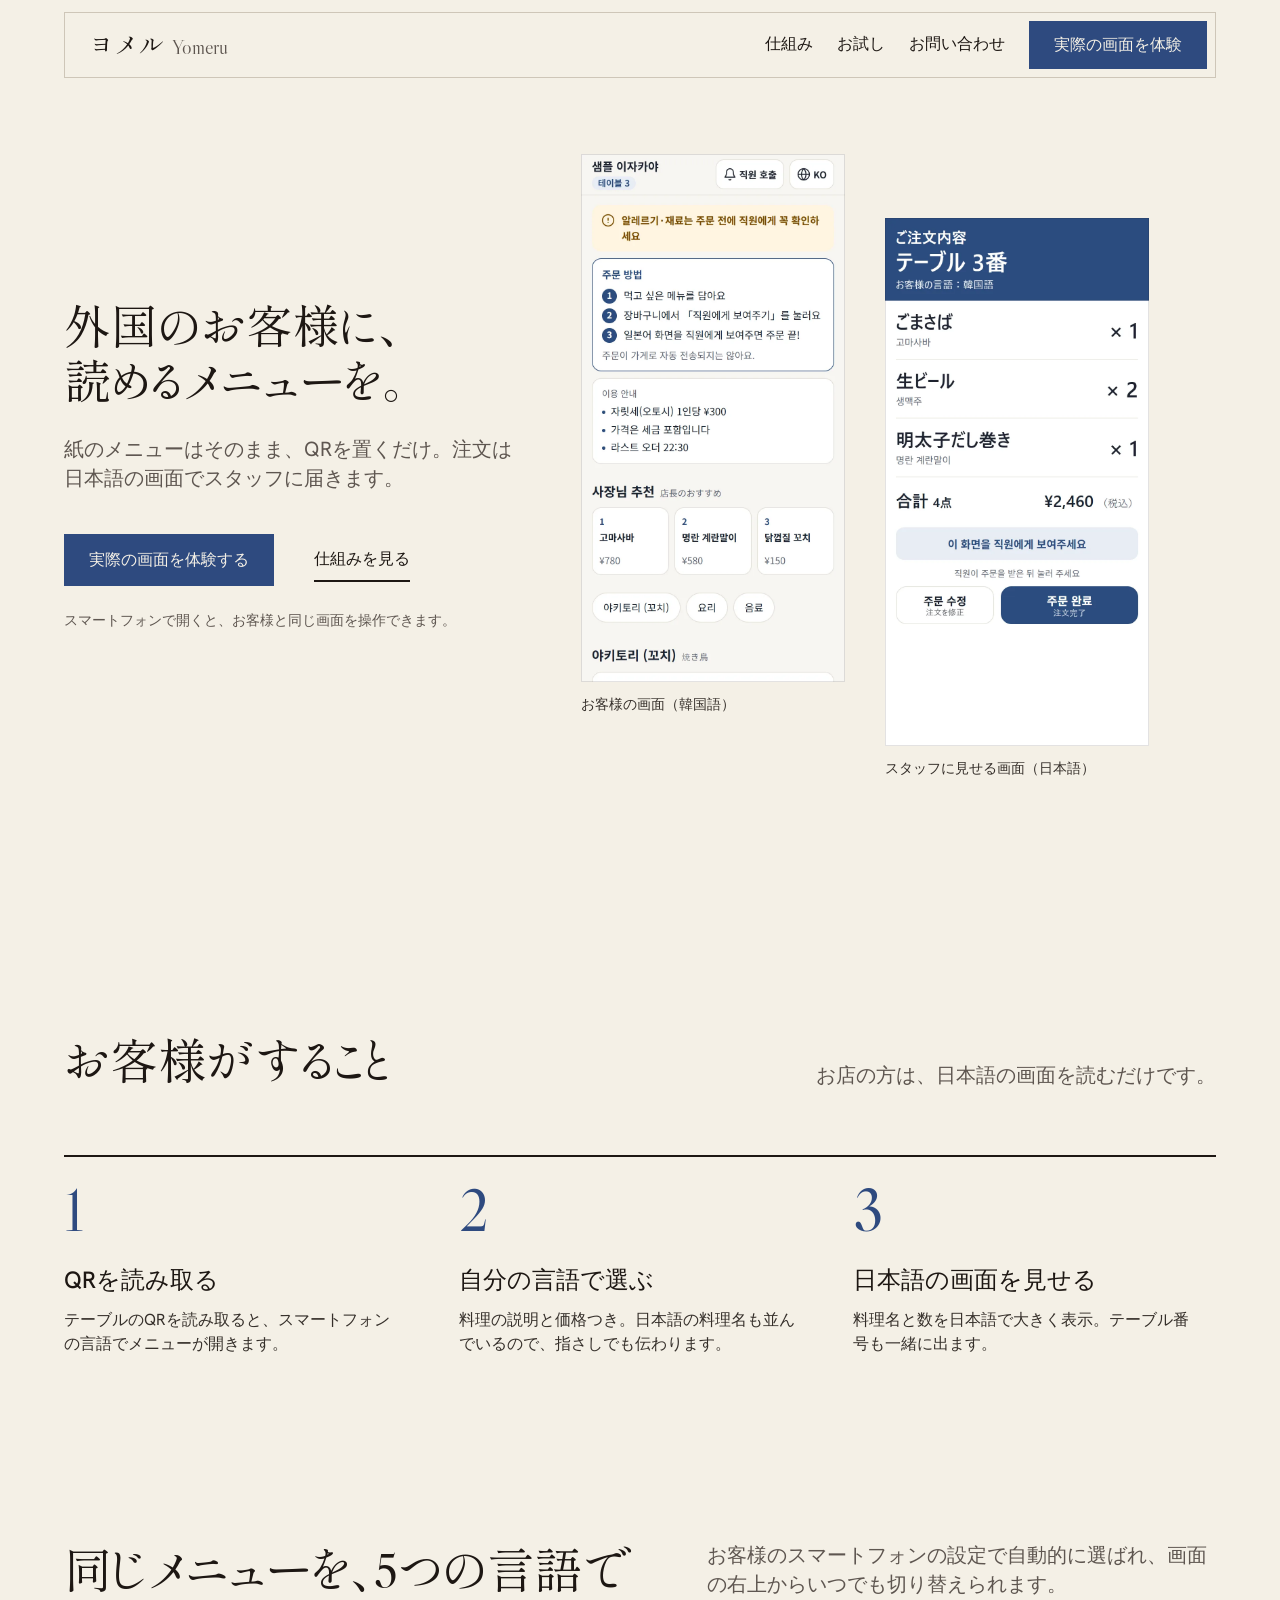
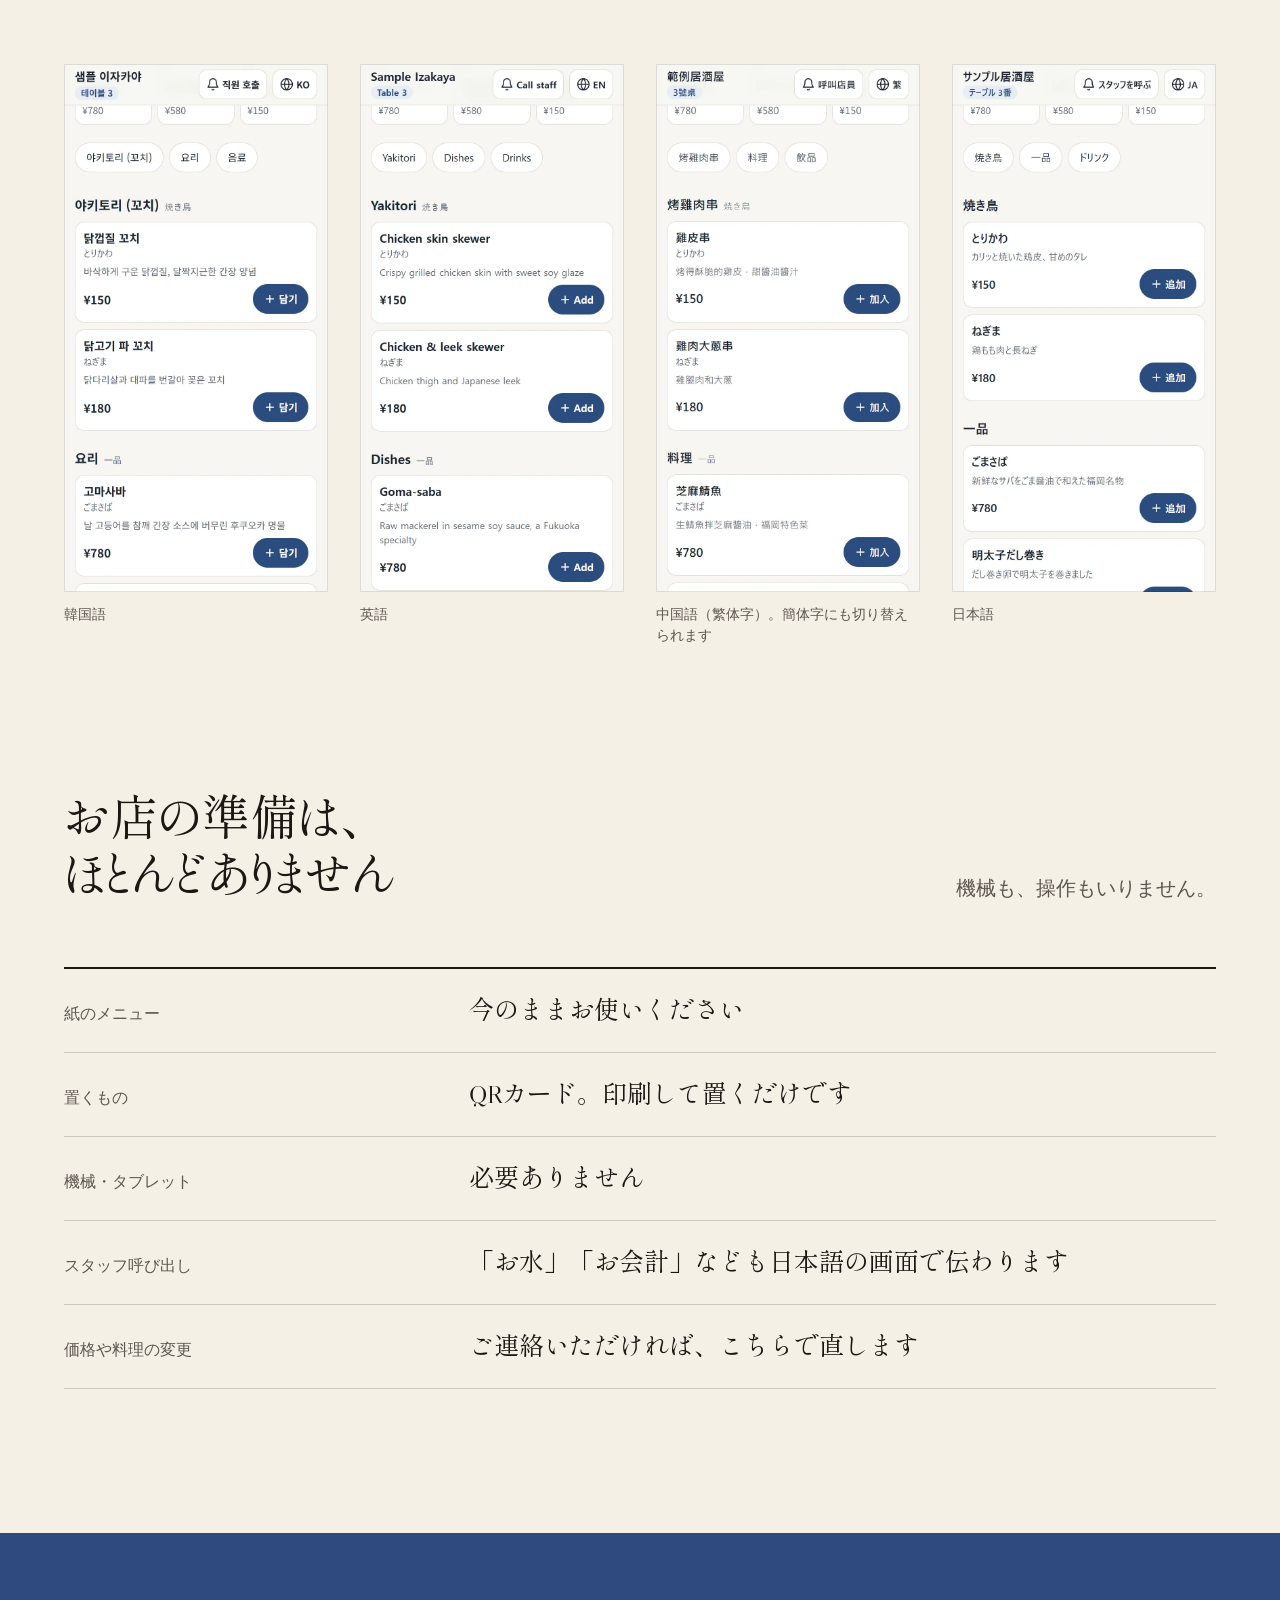
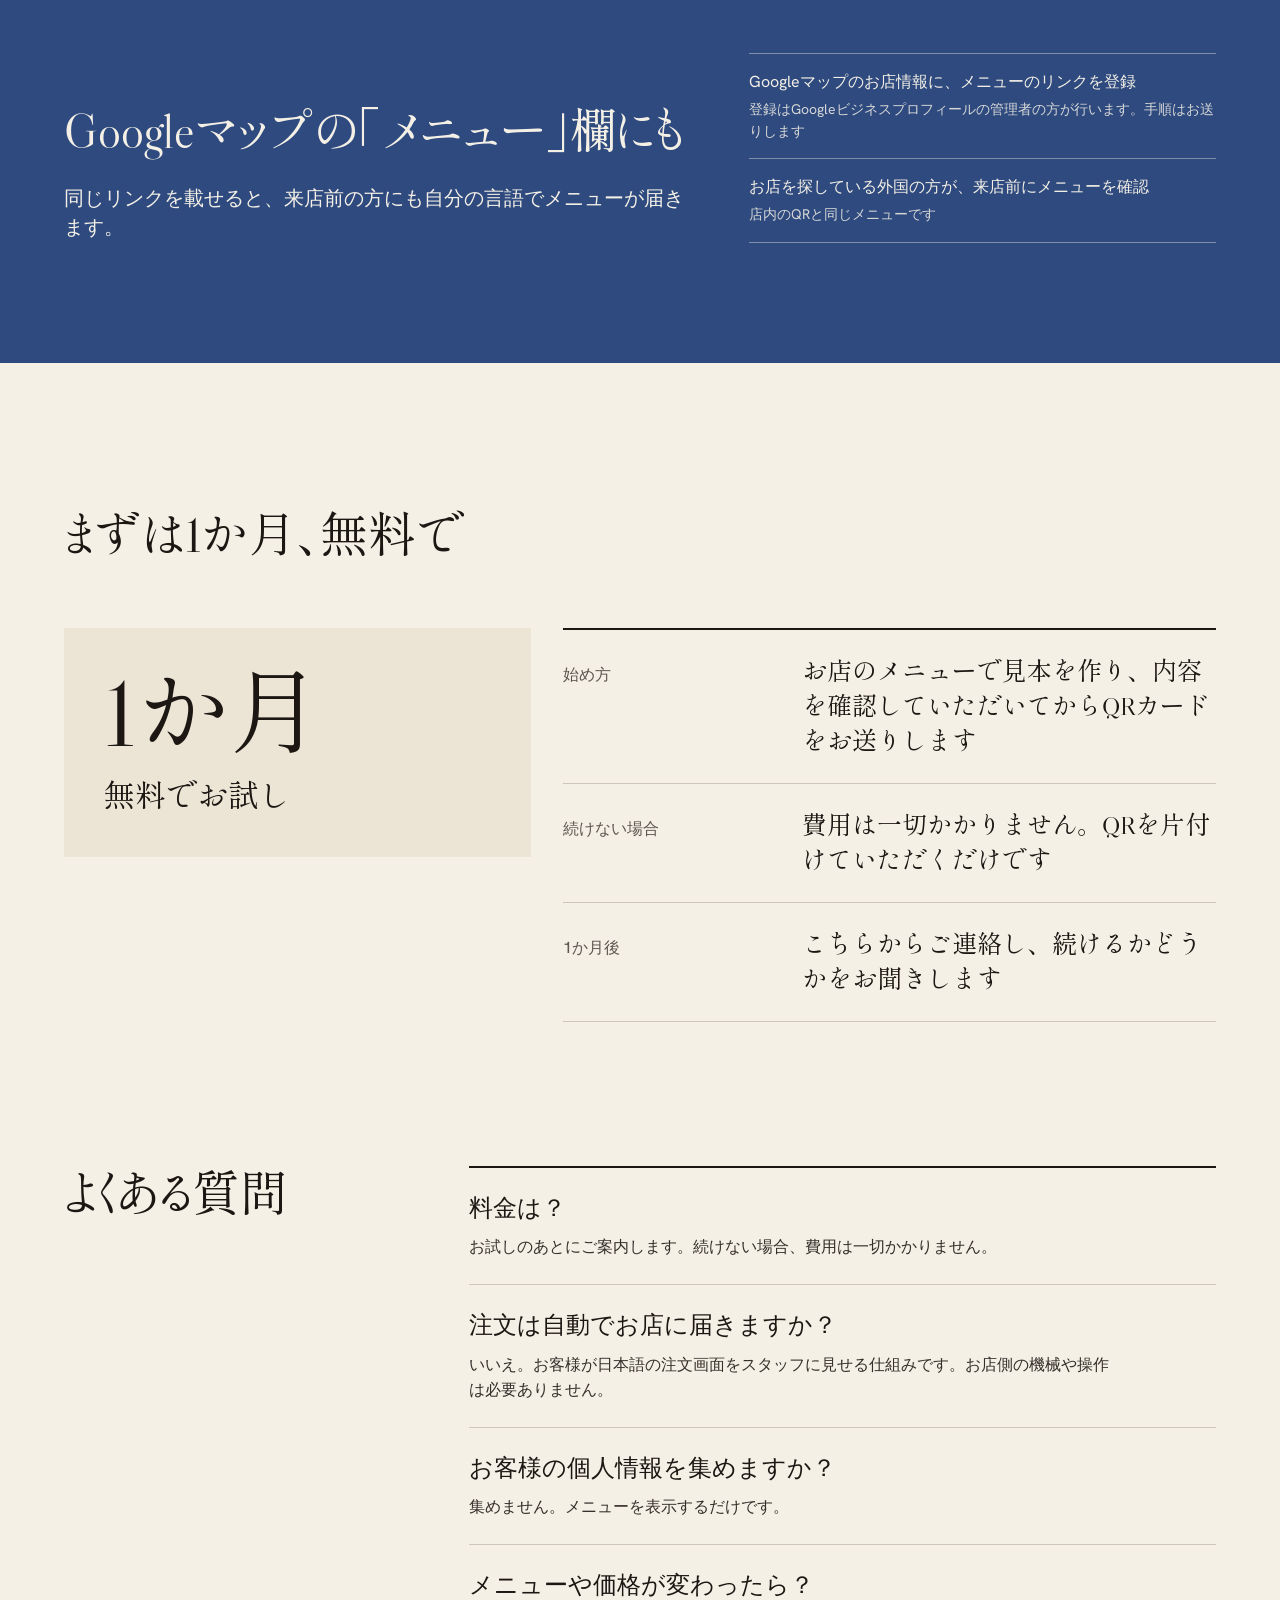
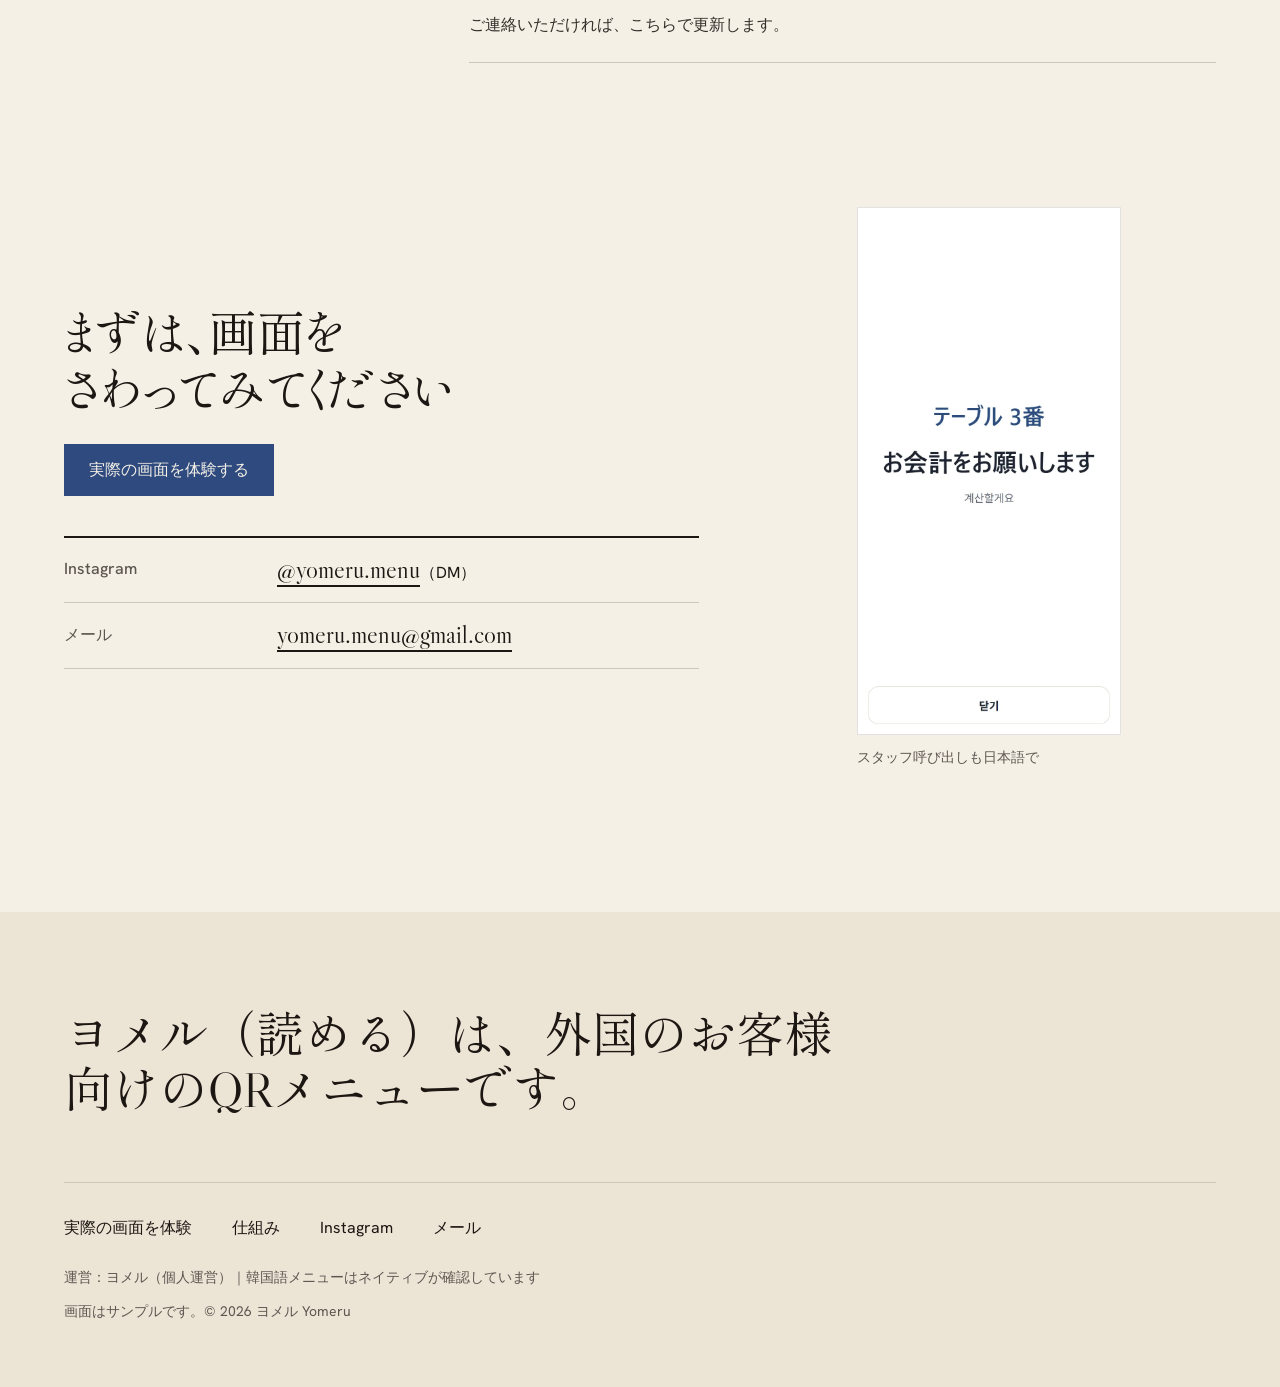
<file: index.html>
<!doctype html>
<html lang="ja">
<head>
<meta charset="utf-8">
<meta name="viewport" content="width=device-width, initial-scale=1, viewport-fit=cover">
<title>ヨメル Yomeru｜外国のお客様に、読めるメニューを</title>
<meta name="description" content="紙のメニューはそのまま、QRを置くだけ。外国のお客様が自分の言語でメニューを選び、日本語の注文画面をスタッフに見せる、飲食店向けの多言語QRメニューです。1か月無料でお試しいただけます。">
<meta property="og:type" content="website">
<meta property="og:site_name" content="ヨメル Yomeru">
<meta property="og:title" content="ヨメル Yomeru｜外国のお客様に、読めるメニューを">
<meta property="og:description" content="紙のメニューはそのまま、QRを置くだけ。注文は日本語の画面でスタッフに届きます。1か月無料でお試しいただけます。">
<meta property="og:url" content="https://yomeru-menu.com/">
<meta property="og:image" content="https://yomeru-menu.com/lp/img/og.png">
<meta property="og:image:width" content="1200">
<meta property="og:image:height" content="630">
<meta name="twitter:card" content="summary_large_image">
<meta name="theme-color" content="#F2EEE4">
<link rel="icon" href="data:image/svg+xml,%3Csvg xmlns='http://www.w3.org/2000/svg' viewBox='0 0 32 32'%3E%3Crect width='32' height='32' rx='7' fill='%232B4C7E'/%3E%3Cpath d='M9 11h14M9 16h14M9 21h9' stroke='%23fff' stroke-width='2.5' stroke-linecap='round'/%3E%3C/svg%3E">
<link rel="preconnect" href="https://fonts.googleapis.com">
<link rel="preconnect" href="https://fonts.gstatic.com" crossorigin>
<link rel="stylesheet" href="https://fonts.googleapis.com/css2?family=Libre+Caslon+Display&family=Hanken+Grotesk:wght@400;500&family=Shippori+Mincho:wght@400;500&display=swap">
<link rel="stylesheet" href="lp/lp.css">
</head>
<body>

<header class="nav">
  <div class="nav__bar">
    <a class="wordmark" href="/" aria-label="ヨメル Yomeru トップ"><span class="wordmark__ja">ヨメル</span><span class="wordmark__en">Yomeru</span></a>
    <nav class="nav__links" aria-label="ページ内">
      <a href="#how">仕組み</a>
      <a href="#trial">お試し</a>
      <a href="#contact">お問い合わせ</a>
    </nav>
    <a class="btn" href="/s/sample/?table=3">実際の画面を体験</a>
  </div>
</header>

<main>
  <section class="hero" aria-labelledby="hero-title">
    <div class="container hero__grid">
      <div class="hero__text">
        <h1 id="hero-title">外国のお客様に、<br>読めるメニューを。</h1>
        <p class="lead">紙のメニューはそのまま、QRを置くだけ。注文は日本語の画面でスタッフに届きます。</p>
        <div class="actions">
          <a class="btn" href="/s/sample/?table=3">実際の画面を体験する</a>
          <a class="link" href="#how">仕組みを見る</a>
        </div>
        <p class="hero__note">スマートフォンで開くと、お客様と同じ画面を操作できます。</p>
      </div>
      <div class="pair">
        <figure class="shot">
          <img src="lp/img/menu-ko.webp" width="780" height="1560" alt="韓国語で表示されたメニュー画面。料理名の下に日本語名、価格と追加ボタンが並ぶ" fetchpriority="high">
          <figcaption>お客様の画面（韓国語）</figcaption>
        </figure>
        <figure class="shot">
          <img src="lp/img/staff.webp" width="780" height="1560" alt="スタッフに見せる日本語の注文画面。テーブル3番、ごまさば×1、生ビール×2、明太子だし巻き×1、合計4点" fetchpriority="high">
          <figcaption>スタッフに見せる画面（日本語）</figcaption>
        </figure>
      </div>
    </div>
  </section>

  <section class="section" id="how" aria-labelledby="how-title">
    <div class="container">
      <div class="head head--split">
        <h2 id="how-title">お客様がすること</h2>
        <p class="lead">お店の方は、日本語の画面を読むだけです。</p>
      </div>
      <ol class="steps">
        <li>
          <h3>QRを読み取る</h3>
          <p>テーブルのQRを読み取ると、スマートフォンの言語でメニューが開きます。</p>
        </li>
        <li>
          <h3>自分の言語で選ぶ</h3>
          <p>料理の説明と価格つき。日本語の料理名も並んでいるので、指さしでも伝わります。</p>
        </li>
        <li>
          <h3>日本語の画面を見せる</h3>
          <p>料理名と数を日本語で大きく表示。テーブル番号も一緒に出ます。</p>
        </li>
      </ol>
    </div>
  </section>

  <section class="section" id="languages" aria-labelledby="lang-title">
    <div class="container">
      <div class="head head--split">
        <h2 id="lang-title">同じメニューを、5つの言語で</h2>
        <p class="lead">お客様のスマートフォンの設定で自動的に選ばれ、画面の右上からいつでも切り替えられます。</p>
      </div>
      <div class="langs">
        <figure class="shot">
          <img src="lp/img/menu-ko-grill.webp" width="780" height="1560" alt="韓国語表示のメニュー。焼き鳥の料理が説明と価格つきで並ぶ" loading="lazy">
          <figcaption>韓国語</figcaption>
        </figure>
        <figure class="shot">
          <img src="lp/img/menu-en.webp" width="780" height="1560" alt="英語表示の同じメニュー" loading="lazy">
          <figcaption>英語</figcaption>
        </figure>
        <figure class="shot">
          <img src="lp/img/menu-zh-Hant.webp" width="780" height="1560" alt="中国語（繁体字）表示の同じメニュー" loading="lazy">
          <figcaption>中国語（繁体字）。簡体字にも切り替えられます</figcaption>
        </figure>
        <figure class="shot">
          <img src="lp/img/menu-ja.webp" width="780" height="1560" alt="日本語表示の同じメニュー" loading="lazy">
          <figcaption>日本語</figcaption>
        </figure>
      </div>
    </div>
  </section>

  <section class="section" id="shop" aria-labelledby="shop-title">
    <div class="container">
      <div class="head head--split">
        <h2 id="shop-title">お店の準備は、ほとんどありません</h2>
        <p class="lead">機械も、操作もいりません。</p>
      </div>
      <dl class="sheet">
        <div class="sheet__row"><dt>紙のメニュー</dt><dd>今のままお使いください</dd></div>
        <div class="sheet__row"><dt>置くもの</dt><dd>QRカード。印刷して置くだけです</dd></div>
        <div class="sheet__row"><dt>機械・タブレット</dt><dd>必要ありません</dd></div>
        <div class="sheet__row"><dt>スタッフ呼び出し</dt><dd>「お水」「お会計」なども日本語の画面で伝わります</dd></div>
        <div class="sheet__row"><dt>価格や料理の変更</dt><dd>ご連絡いただければ、こちらで直します</dd></div>
      </dl>
    </div>
  </section>

  <section class="band" id="maps" aria-labelledby="maps-title">
    <div class="container band__grid">
      <div>
        <h2 id="maps-title">Googleマップの「メニュー」欄にも</h2>
        <p class="lead">同じリンクを載せると、来店前の方にも自分の言語でメニューが届きます。</p>
      </div>
      <ol class="band__steps">
        <li>Googleマップのお店情報に、メニューのリンクを登録
          <small>登録はGoogleビジネスプロフィールの管理者の方が行います。手順はお送りします</small></li>
        <li>お店を探している外国の方が、来店前にメニューを確認
          <small>店内のQRと同じメニューです</small></li>
      </ol>
    </div>
  </section>

  <section class="section" id="trial" aria-labelledby="trial-title">
    <div class="container">
      <div class="head">
        <h2 id="trial-title">まずは1か月、無料で</h2>
      </div>
      <div class="trial">
        <div class="trial__figure">
          <p>1か月</p>
          <p>無料でお試し</p>
        </div>
        <dl class="sheet">
          <div class="sheet__row"><dt>始め方</dt><dd>お店のメニューで見本を作り、内容を確認していただいてからQRカードをお送りします</dd></div>
          <div class="sheet__row"><dt>続けない場合</dt><dd>費用は一切かかりません。QRを片付けていただくだけです</dd></div>
          <div class="sheet__row"><dt>1か月後</dt><dd>こちらからご連絡し、続けるかどうかをお聞きします</dd></div>
        </dl>
      </div>
    </div>
  </section>

  <section class="section" id="faq" aria-labelledby="faq-title">
    <div class="container faq">
      <h2 id="faq-title">よくある質問</h2>
      <dl class="faq__list">
        <div class="faq__row">
          <dt>料金は？</dt>
          <dd>お試しのあとにご案内します。続けない場合、費用は一切かかりません。</dd>
        </div>
        <div class="faq__row">
          <dt>注文は自動でお店に届きますか？</dt>
          <dd>いいえ。お客様が日本語の注文画面をスタッフに見せる仕組みです。お店側の機械や操作は必要ありません。</dd>
        </div>
        <div class="faq__row">
          <dt>お客様の個人情報を集めますか？</dt>
          <dd>集めません。メニューを表示するだけです。</dd>
        </div>
        <div class="faq__row">
          <dt>メニューや価格が変わったら？</dt>
          <dd>ご連絡いただければ、こちらで更新します。</dd>
        </div>
      </dl>
    </div>
  </section>

  <section class="section" id="contact" aria-labelledby="contact-title">
    <div class="container close">
      <div class="close__text">
        <h2 id="contact-title">まずは、画面をさわってみてください</h2>
        <div class="actions">
          <a class="btn" href="/s/sample/?table=3">実際の画面を体験する</a>
        </div>
        <dl class="contact">
          <div class="contact__row"><dt>Instagram</dt><dd><a href="https://www.instagram.com/yomeru.menu/" rel="noopener">@yomeru.menu</a>（DM）</dd></div>
          <div class="contact__row"><dt>メール</dt><dd><a href="mailto:yomeru.menu@gmail.com">yomeru.menu@gmail.com</a></dd></div>
        </dl>
      </div>
      <figure class="shot">
        <img src="lp/img/call-bill.webp" width="780" height="1560" alt="スタッフ呼び出し画面。テーブル3番、お会計をお願いします、と日本語で大きく表示" loading="lazy">
        <figcaption>スタッフ呼び出しも日本語で</figcaption>
      </figure>
    </div>
  </section>
</main>

<footer class="footer">
  <div class="container">
    <p class="footer__line">ヨメル（読める）は、外国のお客様向けのQRメニューです。</p>
    <nav class="footer__links" aria-label="フッター">
      <a href="/s/sample/?table=3">実際の画面を体験</a>
      <a href="#how">仕組み</a>
      <a href="https://www.instagram.com/yomeru.menu/" rel="noopener">Instagram</a>
      <a href="mailto:yomeru.menu@gmail.com">メール</a>
    </nav>
    <p class="footer__legal">運営：ヨメル（個人運営）｜韓国語メニューはネイティブが確認しています</p>
    <p class="footer__legal">画面はサンプルです。© 2026 ヨメル Yomeru</p>
  </div>
</footer>

</body>
</html>
</file>
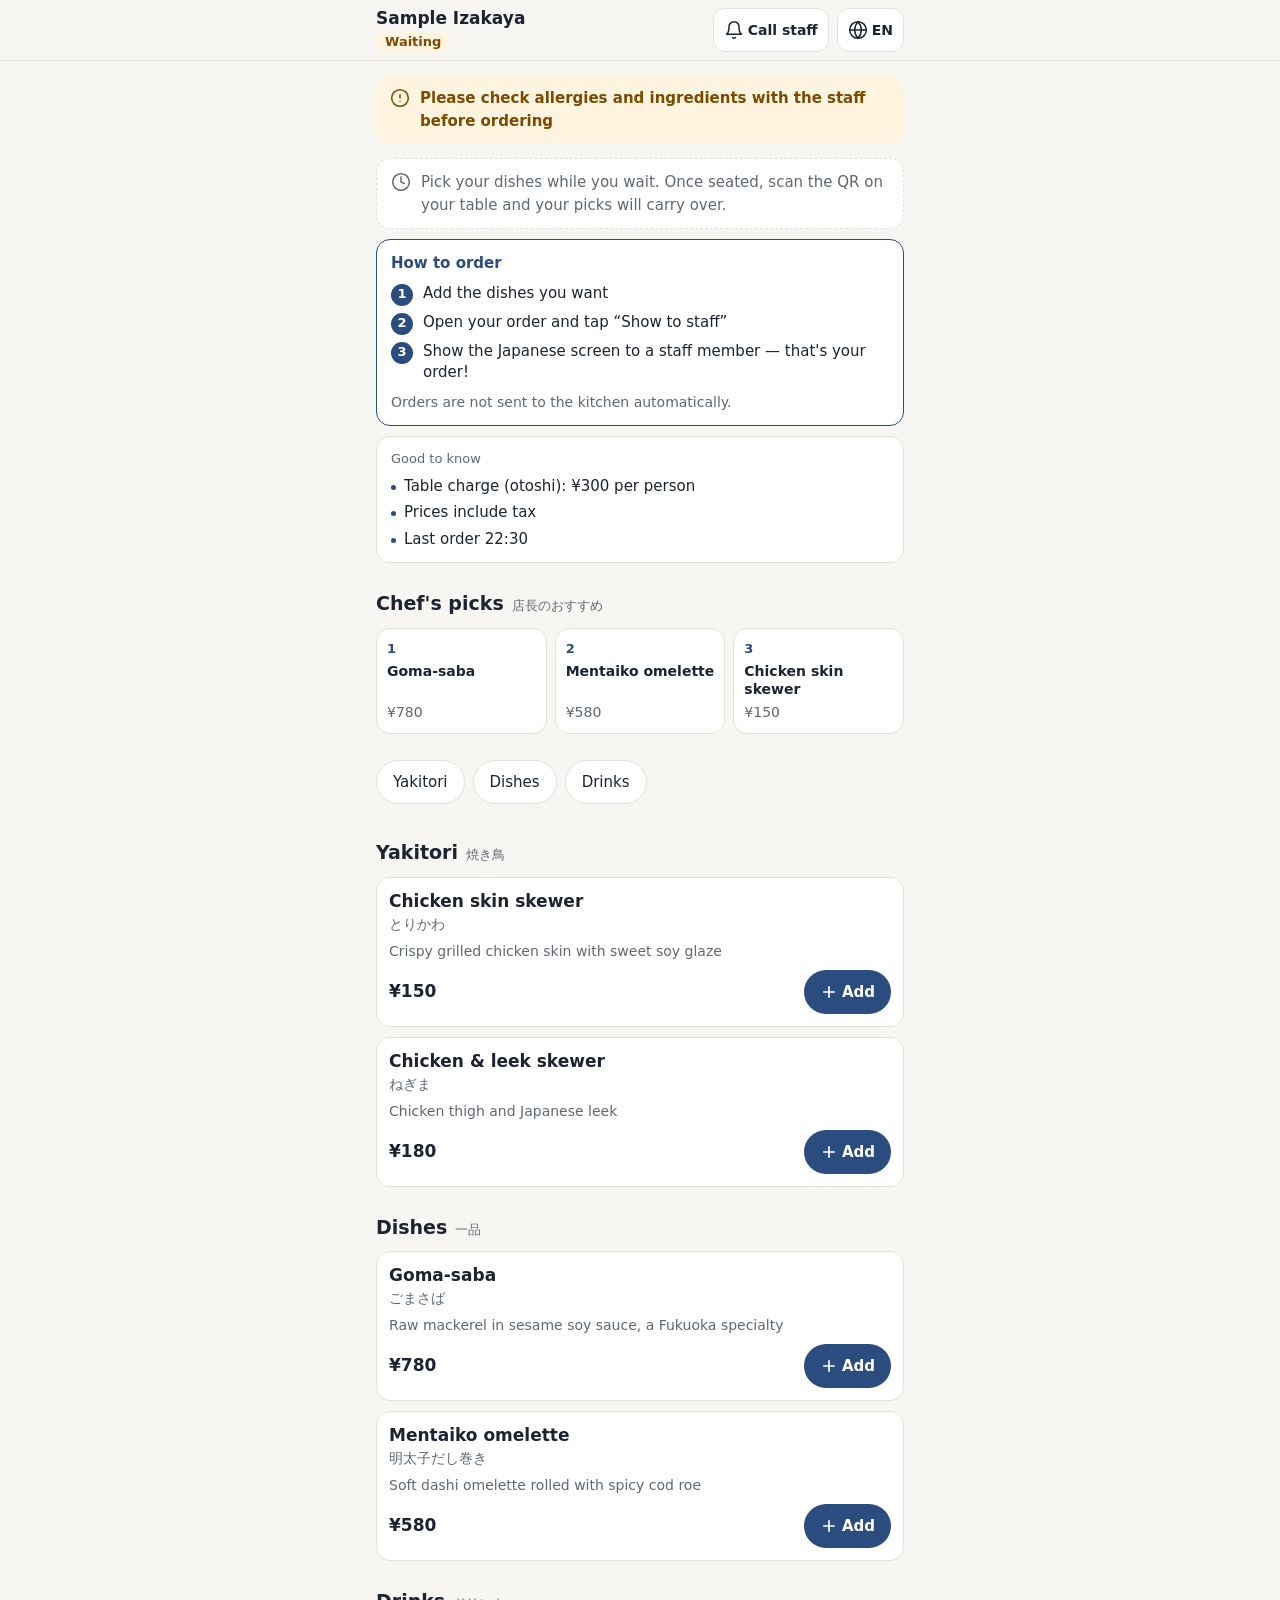
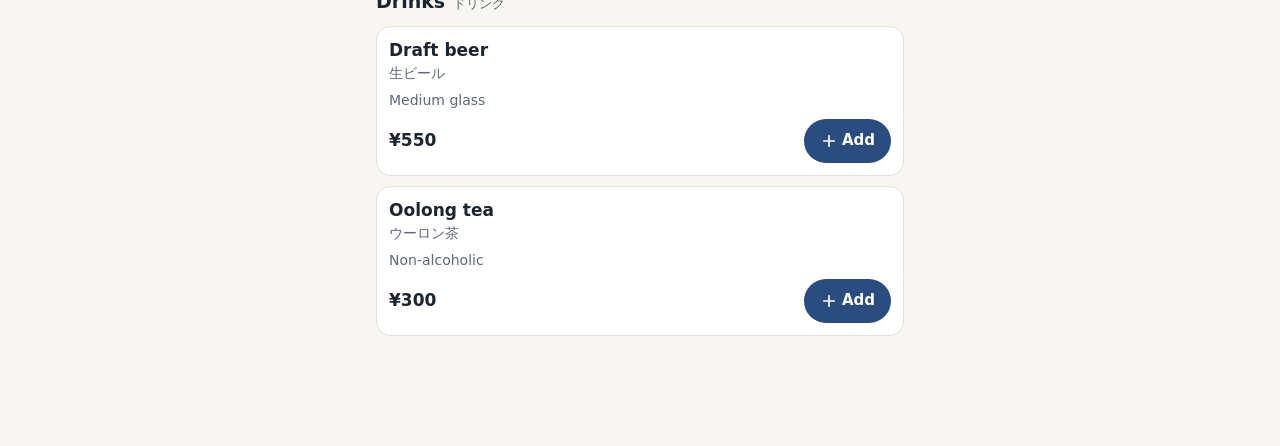
<file: app.html>
<!doctype html>
<html lang="ja">
<head>
<meta charset="utf-8">
<meta name="viewport" content="width=device-width, initial-scale=1, viewport-fit=cover">
<meta name="theme-color" content="#F7F6F2">
<meta name="robots" content="noindex">
<title>Yomeru Menu</title>
<link rel="icon" href="data:image/svg+xml,%3Csvg xmlns='http://www.w3.org/2000/svg' viewBox='0 0 32 32'%3E%3Crect width='32' height='32' rx='7' fill='%232B4C7E'/%3E%3Cpath d='M9 11h14M9 16h14M9 21h9' stroke='%23fff' stroke-width='2.5' stroke-linecap='round'/%3E%3C/svg%3E">
<link rel="stylesheet" href="assets/style.css">
</head>
<body>
<div id="app"><div class="loading"><span class="spinner"></span><span>メニュー · Menu · 메뉴 · 菜单</span></div></div>
<div id="sheet-root"></div>
<noscript><p style="padding:24px;text-align:center">JavaScript を有効にしてください · Please enable JavaScript · 자바스크립트를 켜 주세요 · 请启用 JavaScript</p></noscript>
<script src="assets/app.js"></script>
</body>
</html>
</file>
<file: lp/lp.css>
/* Hallmark · shape: Workbench (draw 2e83a8 dealt Stat-Led; swapped: no real figures to lead with) · genre: editorial · theme: Loom (deal 2/3, seed japanese-service-intro-fukuoka-68db·c5940516·2026-11-18·r0) · job: try · draw: 2e83a8
 * hero: Counter · nav: floating bar (square, Loom) · footer: statement · imagery: the product (real captures of /s/sample/) · signature: one order shown twice, the guest's Korean menu beside the Japanese screen the staff reads · loom: ecru, indigo set to the brand navy #2B4C7E, Japanese display in Shippori Mincho behind Caslon
 * axes: light/roman-serif/cool · posture: committed · contrast: pass · fold: pass · v2.0.0 */
/* Hallmark · pre-emit critique: P4 H4 E4 S5 R4 V4 · weakest: P, a service page has little to argue; led with the one claim an owner can check in ten seconds (tap the real menu) */
/* waive 47b: no device frame is drawn; captures sit square with the theme's 8% ink outline */
@import url("./tokens.css");
@import url("./base.css");

:root {
  /* brand navy (user-pinned) replaces Loom's indigo */
  --color-accent: oklch(41.5% 0.095 262);       /* #2B4C7E */
  --color-accent-2: oklch(49% 0.1 262);
  --color-focus: oklch(49% 0.12 262);
  --font-display: "Libre Caslon Display", "Shippori Mincho", "Hiragino Mincho ProN", "Yu Mincho", ui-serif, serif;
  --font-body: "Hanken Grotesk", "Hiragino Sans", "Hiragino Kaku Gothic ProN", "Noto Sans JP", "Yu Gothic UI", "Yu Gothic", Meiryo, system-ui, sans-serif;
  --shot-w: 264px;
  --nav-h: 64px;
}

body { font-size: var(--text-md); }
h1, h2 { line-height: 1.18; letter-spacing: 0; word-break: auto-phrase; }
h1, h2, .wordmark, .sheet dd, .trial__figure, .contact a, .footer__line { font-feature-settings: "palt"; }
h1 { font-size: clamp(2.25rem, 2.4vw + 1rem, 3.5rem); max-width: none; }
h2 { max-width: none; }
h3 { font-family: var(--font-body); font-weight: 500; font-size: var(--text-title); line-height: 1.35; letter-spacing: 0; }
.lead { color: var(--color-muted); max-width: 32em; }

/* controls: the Loom pair */
.btn { display: inline-flex; align-items: center; justify-content: center; min-height: 52px; padding: 0 var(--space-lg); border: 1px solid var(--color-accent); border-radius: 0; background: var(--color-accent); color: var(--color-accent-ink); font: 500 var(--text-md)/1 var(--font-body); white-space: nowrap; text-decoration: none; cursor: pointer; transition: background-color var(--dur-short) var(--ease-out), transform var(--dur-micro) var(--ease-out); }
.btn:hover { background: var(--color-accent-2); border-color: var(--color-accent-2); }
.btn:active { transform: translateY(1px); }
.btn:focus-visible { outline: 2px solid var(--color-focus); outline-offset: 3px; }
.btn:disabled, .btn[aria-disabled="true"] { opacity: 0.55; cursor: not-allowed; transform: none; }
.link { display: inline-flex; align-items: center; min-height: 44px; font-weight: 500; color: var(--color-ink); text-decoration: none; border-bottom: 2px solid currentColor; padding-block: var(--space-2xs); transition: border-color var(--dur-short) var(--ease-out), color var(--dur-short) var(--ease-out); }
.link:hover { border-color: var(--color-accent); color: var(--color-accent); }
.link:active { transform: translateY(1px); }
.link:focus-visible { outline: 2px solid var(--color-focus); outline-offset: 3px; }
.actions { display: flex; flex-wrap: wrap; align-items: center; gap: var(--space-md) var(--space-xl); }

/* nav: a floating square bar */
.nav { position: sticky; top: var(--space-sm); z-index: var(--z-sticky-nav); padding-inline: var(--gutter); }
.nav__bar { max-width: calc(var(--container) - 2 * var(--gutter)); margin-inline: auto; min-height: var(--nav-h); display: flex; align-items: center; gap: var(--space-lg); padding: var(--space-xs) var(--space-xs) var(--space-xs) var(--space-lg); background: var(--color-paper); border: 1px solid var(--color-rule); }
.wordmark { display: inline-flex; align-items: baseline; gap: var(--space-xs); color: var(--color-ink); text-decoration: none; margin-right: auto; }
.wordmark:focus-visible { outline: 2px solid var(--color-focus); outline-offset: 3px; }
.wordmark__ja { font: 400 var(--text-xl)/1 var(--font-display); }
.wordmark__en { font: 400 var(--text-lg)/1 var(--font-display); color: var(--color-muted); }
.nav__links { display: flex; gap: var(--space-lg); }
.nav__links a { display: inline-flex; align-items: center; min-height: 44px; color: var(--color-ink); text-decoration: none; font-weight: 500; border-bottom: 2px solid transparent; transition: border-color var(--dur-short) var(--ease-out); }
.nav__links a:hover { border-color: var(--color-accent); }
.nav__links a:focus-visible { outline: 2px solid var(--color-focus); outline-offset: 3px; }
.nav .btn { min-height: 48px; }

/* product captures: square, the theme's 8% ink outline, no frame */
.shot { margin: 0; }
.shot img { width: 100%; height: auto; outline: 1px solid color-mix(in oklab, var(--color-ink) 12%, transparent); outline-offset: -1px; background: var(--color-paper-2); }
.shot figcaption, .caption { margin-top: var(--space-sm); font-size: var(--text-sm); line-height: 1.5; color: var(--color-muted); }

/* hero: Counter, the action beside the two screens */
.hero { padding-block: var(--space-xl) var(--space-2xl); }
.hero__grid { display: grid; grid-template-columns: minmax(0, 5fr) minmax(0, 7fr); gap: var(--space-2xl); align-items: center; min-height: calc(100dvh - var(--nav-h) - var(--space-sm) - var(--space-xl) - var(--space-2xl)); }
.hero__text { display: grid; gap: var(--space-lg); }
.hero__text .actions { margin-top: var(--space-md); }
.hero__note { font-size: var(--text-sm); color: var(--color-muted); }
.pair { display: grid; grid-template-columns: repeat(2, minmax(0, var(--shot-w))); gap: var(--space-xl); justify-content: start; align-items: start; }
.pair .shot:last-child { margin-top: var(--space-2xl); }
.pair figcaption { color: var(--color-ink-2); }

/* sections */
.section { padding-block: var(--section-gap) 0; }
.section--s { padding-block-start: var(--section-gap-s); }
.head { display: grid; gap: var(--space-md); margin-bottom: var(--space-2xl); }
.head--split { grid-template-columns: minmax(0, 6fr) minmax(0, 5fr); align-items: end; gap: var(--space-lg) var(--gap-columns); }
.head--split .lead { justify-self: end; }

/* the guest's three steps: a real ordered list, numerals in the display face */
.steps { list-style: none; margin: 0; padding: 0; display: grid; grid-template-columns: repeat(3, minmax(0, 1fr)); gap: var(--gap-columns); border-top: var(--rule-ink) solid var(--color-rule-ink); counter-reset: step; }
.steps li { counter-increment: step; display: grid; align-content: start; gap: var(--space-sm); padding-top: var(--space-lg); padding-right: var(--space-lg); min-height: 240px; }
.steps li::before { content: counter(step); font: 400 var(--text-display-s)/1 var(--font-display); color: var(--color-accent); margin-bottom: var(--space-sm); }
.steps p { color: var(--color-ink-2); max-width: 26em; }

/* languages: the same menu, four real captures across */
.langs { display: grid; grid-template-columns: repeat(4, minmax(0, 1fr)); gap: var(--gap-columns); }
.langs .shot img { aspect-ratio: 1 / 2; object-fit: cover; object-position: top; }

/* the shop's side: ruled rows, a pattern-book sheet */
.sheet { margin: 0; border-top: var(--rule-ink) solid var(--color-rule-ink); }
.sheet__row { display: grid; grid-template-columns: minmax(0, 4fr) minmax(0, 8fr); gap: var(--gap-columns); align-items: baseline; padding-block: var(--space-lg); border-bottom: 1px solid var(--color-rule); }
.sheet dt { font-weight: 500; color: var(--color-muted); }
.sheet dd { margin: 0; font: 400 var(--text-xl)/1.4 var(--font-display); }

/* Google Maps: the one navy band */
.band { margin-top: var(--section-gap); padding-block: var(--section-gap-s); background: var(--color-accent); color: var(--color-accent-ink); }
.band__grid { display: grid; grid-template-columns: minmax(0, 7fr) minmax(0, 5fr); gap: var(--gap-columns); align-items: end; }
.band h2 { color: var(--color-accent-ink); }
.band .lead { color: var(--color-accent-ink); margin-top: var(--space-lg); }
.band__steps { margin: 0; padding: 0; list-style: none; border-top: 1px solid color-mix(in oklab, var(--color-accent-ink) 40%, transparent); }
.band__steps li { padding-block: var(--space-md); border-bottom: 1px solid color-mix(in oklab, var(--color-accent-ink) 40%, transparent); }
.band__steps small { display: block; margin-top: var(--space-2xs); font-size: var(--text-sm); color: var(--color-accent-ink); opacity: 0.85; }

/* the trial: the offer as a figure beside its terms */
.trial { display: grid; grid-template-columns: minmax(0, 5fr) minmax(0, 7fr); gap: var(--gap-columns); align-items: start; }
.trial__figure { padding: var(--space-xl); background: var(--color-paper-2); }
.trial__figure p:first-child { font: 400 clamp(4rem, 6vw + 1rem, 7rem)/1 var(--font-display); }
.trial__figure p:last-child { margin-top: var(--space-md); font: 400 var(--text-2xl)/1.3 var(--font-display); }

/* questions: head beside ruled rows (Rows composition) */
.faq { display: grid; grid-template-columns: minmax(0, 4fr) minmax(0, 8fr); gap: var(--gap-columns); align-items: start; }
.faq__list { margin: 0; border-top: var(--rule-ink) solid var(--color-rule-ink); }
.faq__row { display: grid; gap: var(--space-sm); padding-block: var(--space-lg); border-bottom: 1px solid var(--color-rule); }
.faq__row dt { font: 500 var(--text-title)/1.35 var(--font-body); }
.faq__row dd { margin: 0; color: var(--color-ink-2); max-width: 40em; }

/* close: the action again beside one last screen, then how to reach us */
.close { display: grid; grid-template-columns: minmax(0, 7fr) minmax(0, 5fr); gap: var(--space-2xl); align-items: center; padding-bottom: var(--section-gap); }
.close__text { display: grid; gap: var(--space-lg); }
.contact { margin: var(--space-md) 0 0; border-top: var(--rule-ink) solid var(--color-rule-ink); }
.contact__row { display: grid; grid-template-columns: minmax(0, 3fr) minmax(0, 7fr); gap: var(--gap-columns); align-items: center; padding-block: var(--space-md); border-bottom: 1px solid var(--color-rule); }
.contact dt { color: var(--color-muted); font-weight: 500; }
.contact dd { margin: 0; }
.contact a { color: var(--color-ink); font: 400 var(--text-xl)/1.3 var(--font-display); text-decoration: none; border-bottom: 2px solid currentColor; transition: border-color var(--dur-short) var(--ease-out), color var(--dur-short) var(--ease-out); }
.contact a:hover { color: var(--color-accent); border-color: var(--color-accent); }
.contact a:focus-visible { outline: 2px solid var(--color-focus); outline-offset: 3px; }
.close .shot { justify-self: center; width: min(100%, var(--shot-w)); }

/* footer: a statement */
.footer { padding-block: var(--space-3xl) var(--space-2xl); background: var(--color-paper-2); }
.footer__line { font: 400 var(--text-section)/1.15 var(--font-display); max-width: 16em; }
.footer__links { display: flex; flex-wrap: wrap; gap: var(--space-md) var(--space-xl); margin-top: var(--space-2xl); margin-bottom: var(--space-md); padding-top: var(--space-lg); border-top: 1px solid var(--color-rule); }
.footer__links a { display: inline-flex; align-items: center; min-height: 44px; color: var(--color-ink); text-decoration: none; border-bottom: 2px solid transparent; transition: border-color var(--dur-short) var(--ease-out); }
.footer__links a:hover { border-color: var(--color-accent); }
.footer__links a:focus-visible { outline: 2px solid var(--color-focus); outline-offset: 3px; }
.footer__legal { margin-top: var(--space-sm); font-size: var(--text-sm); color: var(--color-muted); }

@media (max-width: 60rem) {
  :root { --shot-w: 240px; }
  .nav__links { display: none; }
  .hero__grid, .trial, .close, .band__grid, .head--split, .faq { grid-template-columns: minmax(0, 1fr); }
  .faq h2 { margin-bottom: var(--space-lg); }
  .langs { grid-template-columns: repeat(2, minmax(0, 1fr)); }
  .hero__grid { min-height: 0; gap: var(--space-2xl); }
  .head--split .lead { justify-self: start; }
  .steps { grid-template-columns: minmax(0, 1fr); }
  .steps li { min-height: 0; padding-bottom: var(--space-lg); border-bottom: 1px solid var(--color-rule); }
  .close { gap: var(--space-2xl); }
}
@media (max-width: 40rem) {
  :root { --shot-w: 300px; --nav-h: 56px; }
  .nav__bar { padding-left: var(--space-md); gap: var(--space-sm); }
  .wordmark__en { display: none; }
  .nav .btn { padding: 0 var(--space-md); min-height: 44px; font-size: var(--text-sm); }
  .pair { grid-template-columns: repeat(2, minmax(0, 1fr)); gap: var(--space-md); }
  .pair .shot:last-child { margin-top: var(--space-xl); }
  .sheet__row, .contact__row { grid-template-columns: minmax(0, 1fr); gap: var(--space-2xs); }
  .trial__figure { padding: var(--space-lg); }
}
@media (prefers-reduced-motion: reduce) {
  .btn, .link, .nav__links a, .contact a, .footer__links a { transition: none; }
  .btn:active, .link:active { transform: none; }
}
</file>
<file: assets/style.css>
:root {
  --bg: #F7F6F2;
  --surface: #FFFFFF;
  --ink: #1C2430;
  --muted: #5F6875;
  --line: #E4E1D8;
  --accent: #2B4C7E;
  --accent-soft: #E8EDF5;
  --warn-bg: #FFF4E0;
  --warn-ink: #7A4B00;
  --radius: 14px;
  --tap: 44px;
  /* Phone built-in fonts only (no web-font download). Japanese text always uses
     --font-ja so kanji get Japanese glyph shapes even on a Korean/Chinese screen. */
  --font-ja: -apple-system, BlinkMacSystemFont, "Hiragino Sans", "Hiragino Kaku Gothic ProN", "Noto Sans JP", "Noto Sans CJK JP", "Yu Gothic UI", "Yu Gothic", Meiryo, system-ui, sans-serif;
  --font: var(--font-ja);
}
html[lang="ko"] { --font: -apple-system, BlinkMacSystemFont, "Apple SD Gothic Neo", "Noto Sans KR", "Noto Sans CJK KR", "Malgun Gothic", system-ui, sans-serif; }
html[lang="zh"] { --font: -apple-system, BlinkMacSystemFont, "PingFang SC", "Noto Sans SC", "Noto Sans CJK SC", "Microsoft YaHei", system-ui, sans-serif; }
html[lang="zh-Hant"] { --font: -apple-system, BlinkMacSystemFont, "PingFang TC", "Noto Sans TC", "Noto Sans CJK TC", "Microsoft JhengHei", system-ui, sans-serif; }
html[lang="en"] { --font: system-ui, -apple-system, BlinkMacSystemFont, "Segoe UI", Roboto, "Helvetica Neue", sans-serif; }

* { box-sizing: border-box; }
html { -webkit-text-size-adjust: 100%; }
body {
  margin: 0; background: var(--bg); color: var(--ink);
  font-family: var(--font); font-size: 16px; line-height: 1.5;
  -webkit-tap-highlight-color: transparent;
}
/* touch-action stops double-tap zoom when + is tapped quickly */
button {
  font: inherit; color: inherit; border: 0; background: none; cursor: pointer; padding: 0;
  touch-action: manipulation; -webkit-user-select: none; user-select: none;
}
button:focus-visible { outline: 3px solid var(--accent); outline-offset: 2px; }
button:active { opacity: .82; }
.icon { width: 22px; height: 22px; flex: none; stroke: currentColor; fill: none; stroke-width: 1.8; stroke-linecap: round; stroke-linejoin: round; }
.wrap { max-width: 560px; margin: 0 auto; padding: 0 16px; }
.loading {
  min-height: 100vh; min-height: 100dvh; display: flex; flex-direction: column; gap: 14px;
  align-items: center; justify-content: center; color: var(--muted); padding: 16px; text-align: center;
}
.spinner { width: 28px; height: 28px; border-radius: 50%; border: 3px solid var(--line); border-top-color: var(--accent); animation: spin .8s linear infinite; }
.retry { min-height: var(--tap); padding: 0 22px; border-radius: 999px; background: var(--accent); color: #fff; font-weight: 700; }

/* Header */
.top {
  position: sticky; top: 0; z-index: 10; background: rgba(247,246,242,.94);
  backdrop-filter: blur(8px); -webkit-backdrop-filter: blur(8px); border-bottom: 1px solid var(--line);
}
.top .wrap { display: flex; align-items: center; gap: 8px; min-height: 60px; }
.top .title { flex: 1; min-width: 0; }
.top h1 { font-size: 17px; margin: 0; line-height: 1.3; white-space: nowrap; overflow: hidden; text-overflow: ellipsis; }
.seat-chip { display: inline-block; font-size: 13px; font-weight: 700; line-height: 1.4; color: var(--accent); background: var(--accent-soft); border-radius: 999px; padding: 1px 9px; margin-top: 2px; }
.seat-chip.waiting { color: var(--warn-ink); background: var(--warn-bg); }
.icon-btn {
  min-width: var(--tap); height: var(--tap); border-radius: 12px; display: inline-flex; align-items: center; justify-content: center;
  gap: 4px; padding: 0 10px; border: 1px solid var(--line); background: var(--surface); font-size: 14px; font-weight: 700; flex: none;
}
.icon-btn.plain { border-color: transparent; background: transparent; padding: 0; }
.icon-btn .icon { width: 20px; height: 20px; }

/* Notices */
.banner { display: flex; gap: 10px; align-items: flex-start; border-radius: var(--radius); padding: 12px 14px; margin-top: 14px; font-size: 15px; }
.banner .icon { margin-top: 1px; width: 20px; height: 20px; }
.banner.allergy { background: var(--warn-bg); color: var(--warn-ink); font-weight: 700; }
.banner.waiting { background: var(--surface); border: 1px dashed var(--line); color: var(--muted); }
.notices { background: var(--surface); border: 1px solid var(--line); border-radius: var(--radius); padding: 12px 14px; margin-top: 10px; font-size: 15px; }
.notices h2 { font-size: 13px; color: var(--muted); margin: 0 0 6px; font-weight: 400; }
.notices ul { margin: 0; padding: 0; list-style: none; display: grid; gap: 4px; }
.notices li { display: flex; gap: 8px; }
.notices li::before { content: ""; width: 5px; height: 5px; border-radius: 50%; background: var(--accent); margin-top: 10px; flex: none; }

/* Sections */
.section-title { display: flex; align-items: baseline; flex-wrap: wrap; gap: 2px 8px; font-size: 19px; margin: 26px 0 10px; }
.section-title small { font-size: 13px; color: var(--muted); font-weight: 400; }
.picks { display: grid; grid-template-columns: repeat(3, 1fr); gap: 8px; }
.pick {
  background: var(--surface); border: 1px solid var(--line); border-radius: var(--radius); padding: 10px; text-align: left;
  display: flex; flex-direction: column; gap: 4px; min-height: 100px; position: relative; min-width: 0;
}
.pick .rank { font-size: 13px; font-weight: 700; color: var(--accent); }
.pick .nm { font-size: 14px; font-weight: 700; line-height: 1.3; display: -webkit-box; -webkit-line-clamp: 3; -webkit-box-orient: vertical; overflow: hidden; overflow-wrap: anywhere; }
.pick .pr { margin-top: auto; font-size: 14px; color: var(--muted); font-variant-numeric: tabular-nums; }
.pick [data-badge] { position: absolute; top: 8px; right: 8px; }

.tabs { position: sticky; top: 60px; z-index: 9; background: var(--bg); margin: 18px -16px 0; padding: 8px 16px; display: flex; gap: 8px; overflow-x: auto; scrollbar-width: none; }
.tabs::-webkit-scrollbar { display: none; }
.tab { flex: none; min-height: var(--tap); padding: 0 16px; border-radius: 999px; border: 1px solid var(--line); background: var(--surface); font-size: 15px; white-space: nowrap; }
.cat { scroll-margin-top: 124px; }

/* Cards */
.cards { display: grid; gap: 10px; }
.card { background: var(--surface); border: 1px solid var(--line); border-radius: var(--radius); display: flex; gap: 12px; padding: 12px; cursor: pointer; }
.card:active { background: #FBFAF7; }
.card .thumb { width: 88px; height: 88px; border-radius: 10px; object-fit: cover; flex: none; background: var(--line); }
.card .body { flex: 1; min-width: 0; display: flex; flex-direction: column; }
.card h3 { margin: 0; font-size: 17px; line-height: 1.35; }
.jname { margin: 1px 0 0; font-size: 14px; color: var(--muted); font-family: var(--font-ja); }
.card .desc { margin: 6px 0 0; font-size: 14px; color: var(--muted); display: -webkit-box; -webkit-line-clamp: 3; -webkit-box-orient: vertical; overflow: hidden; }
.card .row { display: flex; align-items: center; justify-content: space-between; margin-top: auto; padding-top: 8px; gap: 8px; }
.price { font-weight: 700; font-size: 17px; font-variant-numeric: tabular-nums; }
.ctl { display: inline-flex; align-items: center; gap: 8px; }

.add-btn { height: var(--tap); min-width: var(--tap); padding: 0 16px; border-radius: 999px; background: var(--accent); color: #fff; font-size: 15px; font-weight: 700; display: inline-flex; align-items: center; gap: 4px; }
.add-btn .icon { width: 18px; height: 18px; stroke-width: 2.2; }
.stepper { display: inline-flex; align-items: center; border: 1px solid var(--line); border-radius: 999px; background: var(--surface); }
.stepper button { width: var(--tap); height: var(--tap); display: inline-flex; align-items: center; justify-content: center; color: var(--accent); }
.stepper button .icon { width: 18px; height: 18px; stroke-width: 2.2; }
.stepper .n { min-width: 26px; text-align: center; font-weight: 700; font-size: 17px; font-variant-numeric: tabular-nums; }
.qbadge { min-width: 24px; height: 24px; border-radius: 999px; background: var(--accent); color: #fff; font-size: 13px; font-weight: 700; display: inline-flex; align-items: center; justify-content: center; padding: 0 6px; }

/* Bottom bar */
.spacer { height: 110px; }
.bottom { position: fixed; left: 0; right: 0; bottom: 0; z-index: 20; padding: 10px 16px calc(10px + env(safe-area-inset-bottom)); background: linear-gradient(to top, var(--bg) 70%, rgba(247,246,242,0)); }
.bottom .inner { max-width: 528px; margin: 0 auto; }
.primary {
  width: 100%; min-height: 56px; border-radius: 16px; background: var(--accent); color: #fff; font-size: 17px; font-weight: 700;
  display: flex; align-items: center; justify-content: center; gap: 10px; padding: 0 18px; box-shadow: 0 6px 18px rgba(28,36,48,.18);
}
.primary.ghost { background: var(--surface); color: var(--accent); border: 1px solid var(--accent); font-size: 15px; }
.primary[disabled] { opacity: .4; box-shadow: none; cursor: default; }
.primary .grow { flex: 1; text-align: left; }
.secondary { width: 100%; min-height: 56px; border-radius: 16px; border: 1px solid var(--line); background: var(--surface); font-weight: 700; display: flex; flex-direction: column; align-items: center; justify-content: center; line-height: 1.25; padding: 4px 12px; }
.sub-ja { font-size: 12px; font-weight: 400; opacity: .8; font-family: var(--font-ja); }

/* Cart */
.block { background: var(--surface); border: 1px solid var(--line); border-radius: var(--radius); margin-top: 14px; overflow: hidden; }
.block h2 { font-size: 16px; margin: 0; padding: 12px 14px; border-bottom: 1px solid var(--line); }
.block.muted h2 { color: var(--muted); }
.line { display: flex; align-items: center; gap: 10px; padding: 10px 14px; border-bottom: 1px solid var(--line); }
.line .info { flex: 1; min-width: 0; }
.line .nm { font-weight: 700; line-height: 1.35; }
.line .lp { font-size: 14px; color: var(--muted); font-variant-numeric: tabular-nums; }
.line .q { font-weight: 700; font-variant-numeric: tabular-nums; }
.sum { display: flex; justify-content: space-between; padding: 14px; font-size: 17px; font-weight: 700; font-variant-numeric: tabular-nums; }
.empty { padding: 20px 14px; text-align: center; color: var(--muted); font-size: 15px; }
.link-btn { display: block; margin: 22px auto 0; min-height: var(--tap); padding: 0 12px; color: var(--muted); font-size: 14px; text-decoration: underline; }

/* Staff screen: read by staff at arm's length from the guest's phone */
.staff { background: #fff; min-height: 100vh; min-height: 100dvh; font-family: var(--font-ja); }
.staff-head { background: var(--accent); color: #fff; padding: 14px 16px 12px; }
.staff-head .wrap { padding: 0; }
.staff-head h1 { margin: 0; font-size: 22px; line-height: 1.3; }
.staff-head .seat { font-size: 34px; font-weight: 700; line-height: 1.25; }
.staff-head .gl { font-size: 15px; opacity: .92; margin-top: 2px; }
.s-line { display: flex; align-items: center; gap: 12px; padding: 14px 0; border-bottom: 1px solid var(--line); }
.s-line .info { flex: 1; min-width: 0; }
.s-line .ja { font-size: 27px; font-weight: 700; line-height: 1.3; overflow-wrap: anywhere; }
.s-line .gn { font-size: 14px; color: var(--muted); margin-top: 2px; font-family: var(--font); }
.s-line .q { font-size: 32px; font-weight: 700; white-space: nowrap; font-variant-numeric: tabular-nums; }
.s-total { display: flex; justify-content: space-between; align-items: baseline; gap: 8px; padding: 16px 0; font-size: 24px; font-weight: 700; font-variant-numeric: tabular-nums; }
.s-total small { font-size: 15px; font-weight: 400; color: var(--muted); margin-left: 6px; }
.s-total .cnt { font-size: 18px; font-weight: 700; color: var(--ink); }
.s-note { font-family: var(--font); background: var(--accent-soft); color: var(--accent); border-radius: 12px; padding: 12px; text-align: center; font-weight: 700; margin: 6px 0 16px; }
.s-actions { display: grid; grid-template-columns: 1fr 1.4fr; gap: 10px; padding-bottom: calc(24px + env(safe-area-inset-bottom)); font-family: var(--font); }
.s-actions .primary { flex-direction: column; gap: 0; line-height: 1.25; box-shadow: none; }
.s-hint { font-family: var(--font); font-size: 13px; color: var(--muted); text-align: center; margin: -6px 0 10px; }

/* Call */
.calls { display: grid; gap: 10px; margin-top: 14px; }
.call-btn { display: flex; align-items: center; gap: 14px; min-height: 68px; padding: 10px 16px; border-radius: var(--radius); background: var(--surface); border: 1px solid var(--line); text-align: left; }
.call-btn .icon { width: 26px; height: 26px; color: var(--accent); }
.call-btn .nm { font-weight: 700; font-size: 18px; }
.call-btn .sub-ja { display: block; font-size: 13px; }
.hint { font-size: 14px; color: var(--muted); margin: 14px 0 0; }
.call-show { position: fixed; inset: 0; z-index: 50; background: #fff; display: flex; flex-direction: column; padding: 16px 16px calc(16px + env(safe-area-inset-bottom)); }
.call-show .msg { flex: 1; display: flex; flex-direction: column; justify-content: center; align-items: center; text-align: center; gap: 18px; font-family: var(--font-ja); }
.call-show .seat { font-size: 34px; font-weight: 700; color: var(--accent); }
.call-show .ja { font-size: clamp(30px, 9.4vw, 60px); font-weight: 700; line-height: 1.3; word-break: auto-phrase; }
.call-show .gl { font-size: 16px; color: var(--muted); font-family: var(--font); }

/* Language select */
.lang-screen { min-height: 100vh; min-height: 100dvh; display: flex; flex-direction: column; justify-content: center; padding: 24px 16px; max-width: 420px; margin: 0 auto; }
.brand { font-size: 13px; letter-spacing: .14em; color: var(--muted); text-align: center; }
.lang-screen h1 { text-align: center; font-size: 20px; margin: 8px 0 4px; }
.lang-screen .shop { text-align: center; color: var(--muted); margin: 0 0 22px; font-family: var(--font-ja); }
.lang-list { display: grid; gap: 10px; }
.lang-btn { min-height: 60px; border-radius: var(--radius); background: var(--surface); border: 1px solid var(--line); font-size: 19px; font-weight: 700; }
.lang-btn.on { border-color: var(--accent); color: var(--accent); box-shadow: inset 0 0 0 1px var(--accent); }

/* Sheet */
.backdrop { position: fixed; inset: 0; z-index: 40; background: rgba(28,36,48,.45); animation: fade .18s ease-out; }
.sheet {
  position: fixed; left: 0; right: 0; bottom: 0; z-index: 41; max-height: 92vh; max-height: 92dvh; overflow-y: auto; background: var(--surface);
  border-radius: 20px 20px 0 0; padding: 0 0 calc(16px + env(safe-area-inset-bottom)); max-width: 560px; margin: 0 auto;
  animation: up .22s ease-out; overscroll-behavior: contain;
}
.sheet .grab { width: 40px; height: 4px; border-radius: 4px; background: var(--line); margin: 8px auto 0; }
.sheet .close { position: absolute; top: 10px; right: 10px; width: var(--tap); height: var(--tap); border-radius: 50%; background: rgba(255,255,255,.92); display: flex; align-items: center; justify-content: center; }
.sheet .big { display: block; width: 100%; aspect-ratio: 4 / 3; object-fit: cover; background: var(--line); margin-top: 8px; }
.sheet .content { padding: 14px 16px 0; }
.sheet h2 { margin: 0; font-size: 22px; line-height: 1.35; padding-right: 44px; }
.sheet .jname { font-size: 16px; }
.sheet .desc { color: var(--muted); margin: 10px 0 0; font-size: 16px; }
.sheet .price { display: block; margin-top: 10px; font-size: 20px; }
.opt { margin-top: 16px; }
.opt h3 { font-size: 15px; margin: 0 0 8px; }
.opt h3 span { font-weight: 400; color: var(--muted); }
.chips { display: flex; flex-wrap: wrap; gap: 8px; }
.chip { min-height: 52px; min-width: 84px; padding: 4px 16px; border-radius: 999px; border: 1px solid var(--line); background: var(--surface); font-weight: 700; line-height: 1.25; }
.chip.on { background: var(--accent); border-color: var(--accent); color: #fff; }
.chip .sub-ja { display: block; }
.sheet-actions { display: flex; gap: 10px; align-items: center; padding: 18px 16px 0; }
.sheet-actions .stepper button { height: 54px; }
.sheet-actions .primary { box-shadow: none; }

@keyframes up { from { transform: translateY(100%); } to { transform: none; } }
@keyframes fade { from { opacity: 0; } to { opacity: 1; } }
@keyframes spin { to { transform: rotate(360deg); } }
@media (prefers-reduced-motion: reduce) { .sheet, .backdrop { animation: none; } .spinner { animation-duration: 2s; } }

/* How-to-order guide: shown until the first order is placed */
.howto { background: var(--surface); border: 1px solid var(--accent); border-radius: var(--radius); padding: 12px 14px; margin-top: 10px; }
.howto h2 { font-size: 15px; margin: 0 0 8px; color: var(--accent); }
.howto ol { margin: 0; padding: 0; list-style: none; counter-reset: step; display: grid; gap: 6px; }
.howto li { counter-increment: step; display: flex; gap: 10px; align-items: flex-start; font-size: 15px; line-height: 1.45; }
.howto li::before { content: counter(step); flex: none; width: 22px; height: 22px; margin-top: 1px; border-radius: 50%; background: var(--accent); color: #fff; font-size: 13px; font-weight: 700; display: inline-flex; align-items: center; justify-content: center; }
.howto p { margin: 8px 0 0; font-size: 14px; color: var(--muted); }
</file>
